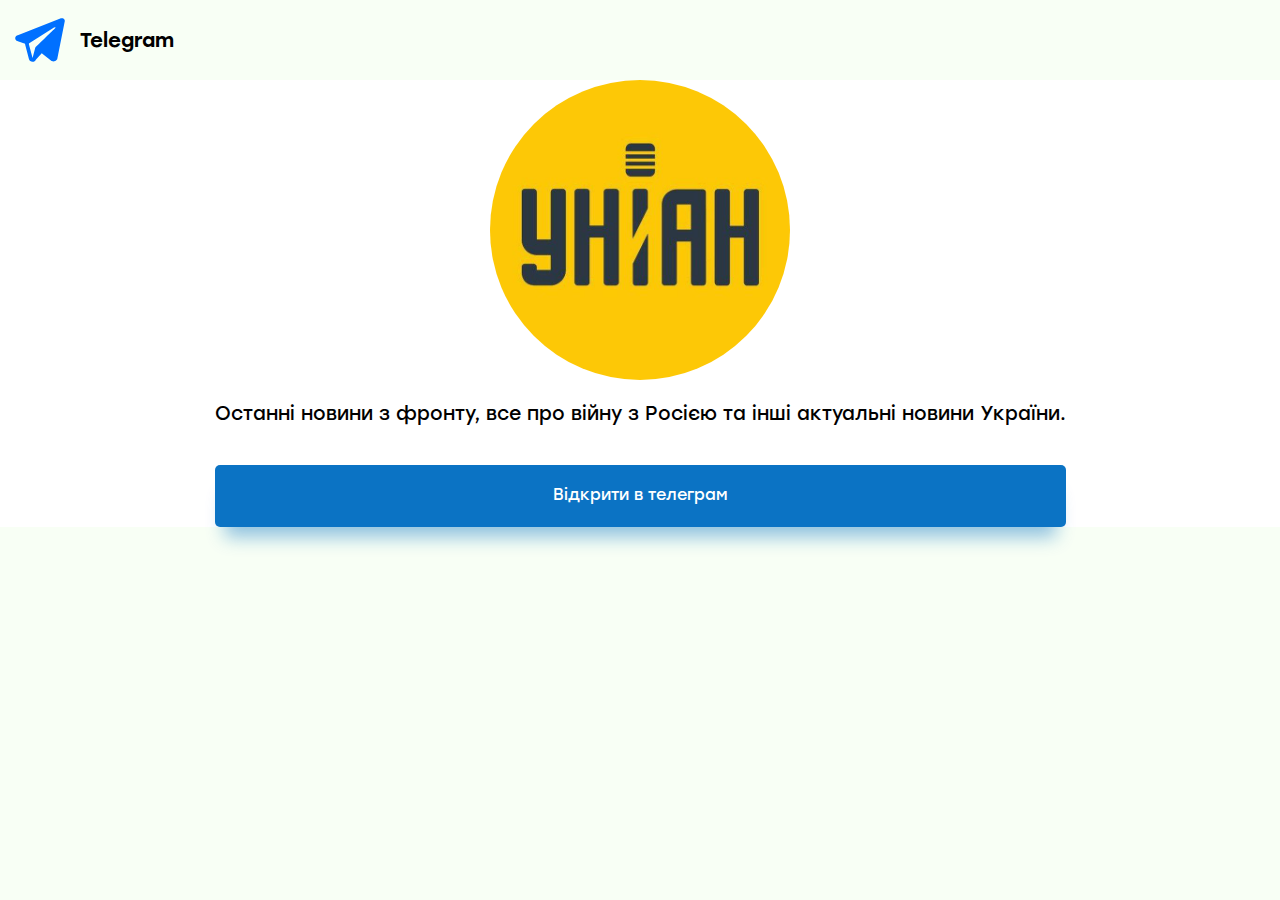
<file: index.html>
<!DOCTYPE html>
<html data-wf-page="658973625d52e6e1ac851b79" data-wf-site="658973625d52e6e1ac851b69">

<head>
  <meta charset="utf-8">
  <title>Telegram-UNIAN__News_traffic</title>
  <meta content="width=device-width, initial-scale=1" name="viewport">
  <meta content="Webflow" name="generator">
  <link href="css/normalize.css" rel="stylesheet" type="text/css">
  <link href="css/webflow.css" rel="stylesheet" type="text/css">
  <link href="css/telegram-unian-news-traffic.webflow.css" rel="stylesheet" type="text/css">
  <script
    type="text/javascript">!function (o, c) { var n = c.documentElement, t = " w-mod-"; n.className += t + "js", ("ontouchstart" in o || o.DocumentTouch && c instanceof DocumentTouch) && (n.className += t + "touch") }(window, document);</script>
  <link href="images/favicon.ico" rel="shortcut icon" type="image/x-icon">
  <link href="images/webclip.png" rel="apple-touch-icon">
  <script type="text/javascript" src="js/detect.js"></script>

  <!-- Google tag (gtag.js) -->
  <script async src="https://www.googletagmanager.com/gtag/js?id=G-T1L81RKN7W"></script>
  <script>
    window.dataLayer = window.dataLayer || [];
    function gtag() { dataLayer.push(arguments); }
    gtag('js', new Date());

    gtag('config', 'G-T1L81RKN7W');
  </script>


  <meta property="al:android:app_name" content="Telegram">
  <meta property="al:android:package" content="org.telegram.messenger">
  <meta property="al:ios:app_store_id" content="686449807">
  <meta property="al:ios:app_name" content="Telegram Messenger">
</head>

<body class="body">
  <div class="all__content">
    <div class="logo"><img src="images/iconizer-Telegram.svg" loading="lazy" width="60" alt="logo__icon"
        class="logo__icon">
      <div class="logo__text">Telegram</div>
    </div>
    <section class="hero-section">
      <div class="z">
        <div class="w-layout-grid grid">
          <div class="right-side"><img src="images/unian_logo.jpg" loading="lazy" width="60"
              sizes="(max-width: 479px) 83vw, (max-width: 767px) 300px, 100vw" alt="logo__img"
              srcset="images/unian_logo.jpg 500w, images/unian_logo.jpg 640w" class="img-cover"></div>
          <div class="left-side">
            <h2 class="h2">Останні новини з фронту, все про війну з Росією та інші актуальні новини України.</h2>
            <a href="success.html" class="btn w-button" onclick="return true;">Відкрити в
              телеграм</a>
          </div>
        </div>
      </div>
    </section>
  </div>
  <script src="https://d3e54v103j8qbb.cloudfront.net/js/jquery-3.5.1.min.dc5e7f18c8.js?site=658973625d52e6e1ac851b69"
    type="text/javascript" integrity="sha256-9/aliU8dGd2tb6OSsuzixeV4y/faTqgFtohetphbbj0="
    crossorigin="anonymous"></script>
  <script src="js/webflow.js" type="text/javascript"></script>
  <script>
    var telegramLink = 'tg://join?invite=R-qgKVqQNvIzYzBi';
    document.getElementById('telegramButton').addEventListener('click', function () {
      // Use the Telegram link here for any purpose, like redirecting
      // For example, uncomment the next line to redirect
      // window.location.href = telegramLink;

      // You can also add any tracking code here, e.g., for GTM
      window.location = 'success.html';
    });
  </script>
</body>

</html>
</file>
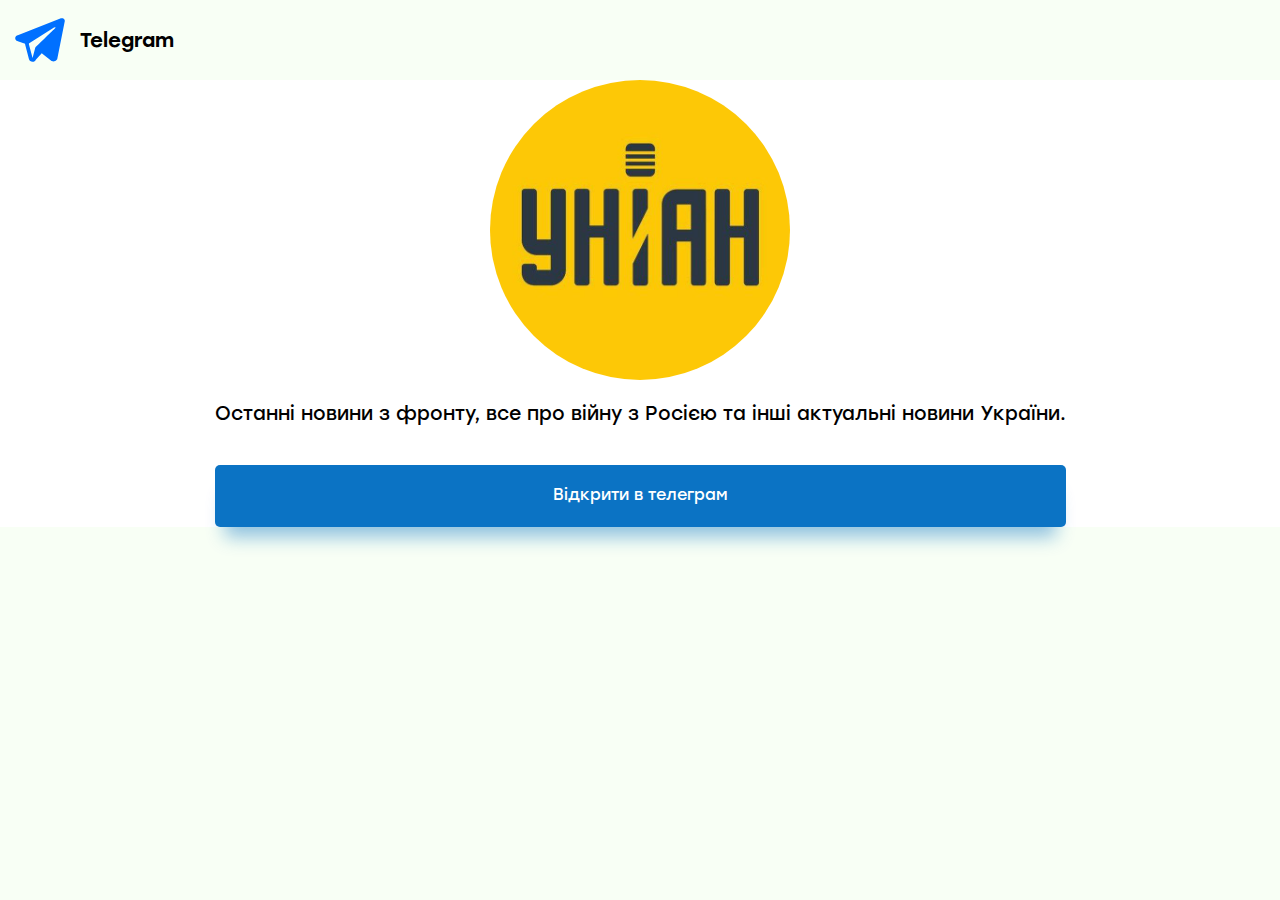
<file: success.html>
<!DOCTYPE html><!--  This site was created in Webflow. https://www.webflow.com  -->
<!--  Last Published: Tue Dec 26 2023 15:03:52 GMT+0000 (Coordinated Universal Time)  -->
<html data-wf-page="658973625d52e6e1ac851b79" data-wf-site="658973625d52e6e1ac851b69">

<head>
    <meta charset="utf-8">
    <title>Telegram-UNIAN__News_traffic</title>
    <meta content="width=device-width, initial-scale=1" name="viewport">
    <meta content="Webflow" name="generator">
    <link href="css/normalize.css" rel="stylesheet" type="text/css">
    <link href="css/webflow.css" rel="stylesheet" type="text/css">
    <link href="css/telegram-unian-news-traffic.webflow.css" rel="stylesheet" type="text/css">
    <script
        type="text/javascript">!function (o, c) { var n = c.documentElement, t = " w-mod-"; n.className += t + "js", ("ontouchstart" in o || o.DocumentTouch && c instanceof DocumentTouch) && (n.className += t + "touch") }(window, document);</script>
    <link href="images/favicon.ico" rel="shortcut icon" type="image/x-icon">
    <link href="images/webclip.png" rel="apple-touch-icon">

    <script type="text/javascript" src="js/detect.js"></script>

    <!-- Google tag (gtag.js) -->
    <script async src="https://www.googletagmanager.com/gtag/js?id=G-T1L81RKN7W"></script>
    <script>
        window.dataLayer = window.dataLayer || [];
        function gtag() { dataLayer.push(arguments); }
        gtag('js', new Date());

        gtag('config', 'G-T1L81RKN7W');
    </script>


    <meta property="al:android:app_name" content="Telegram">
    <meta property="al:android:package" content="org.telegram.messenger">
    <meta property="al:ios:app_store_id" content="686449807">
    <meta property="al:ios:app_name" content="Telegram Messenger">
    <meta http-equiv="refresh" content="0.2; url='tg://join?invite=PjHOnhKW-3s1OTRi'">
</head>

<body class="body">
    <div class="all__content">
        <div class="logo"><img src="images/iconizer-Telegram.svg" loading="lazy" width="60" alt="logo__icon"
                class="logo__icon">
            <div class="logo__text">Telegram</div>
        </div>
        <section class="hero-section">
            <div class="z">
                <div class="w-layout-grid grid">
                    <div class="right-side"><img src="images/unian_logo.jpg" loading="lazy" width="60"
                            sizes="(max-width: 479px) 83vw, (max-width: 767px) 300px, 100vw" alt="logo__img"
                            srcset="images/unian_logo.jpg 500w, images/unian_logo.jpg 640w" class="img-cover"></div>
                    <div class="left-side">
                        <h2 class="h2">Останні новини з фронту, все про війну з Росією та інші актуальні новини України.
                        </h2>
                        <a href="success.html" class="btn w-button">Відкрити в телеграм</a>
                    </div>
                </div>
            </div>
        </section>
    </div>
    <script src="https://d3e54v103j8qbb.cloudfront.net/js/jquery-3.5.1.min.dc5e7f18c8.js?site=658973625d52e6e1ac851b69"
        type="text/javascript" integrity="sha256-9/aliU8dGd2tb6OSsuzixeV4y/faTqgFtohetphbbj0="
        crossorigin="anonymous"></script>
    <script src="js/webflow.js" type="text/javascript"></script>
    <script>
        var telegramLink = 'tg://join?invite=R-qgKVqQNvIzYzBi';
        document.getElementById('telegramButton').addEventListener('click', function () {
        });
    </script>
</body>

</html>
</file>
<file: css/webflow.css>
@font-face {
  font-family: 'webflow-icons';
  src: url("[data-uri]") format('truetype');
  font-weight: normal;
  font-style: normal;
}
[class^="w-icon-"],
[class*=" w-icon-"] {
  /* use !important to prevent issues with browser extensions that change fonts */
  font-family: 'webflow-icons' !important;
  speak: none;
  font-style: normal;
  font-weight: normal;
  font-variant: normal;
  text-transform: none;
  line-height: 1;
  /* Better Font Rendering =========== */
  -webkit-font-smoothing: antialiased;
  -moz-osx-font-smoothing: grayscale;
}
.w-icon-slider-right:before {
  content: "\e600";
}
.w-icon-slider-left:before {
  content: "\e601";
}
.w-icon-nav-menu:before {
  content: "\e602";
}
.w-icon-arrow-down:before,
.w-icon-dropdown-toggle:before {
  content: "\e603";
}
.w-icon-file-upload-remove:before {
  content: "\e900";
}
.w-icon-file-upload-icon:before {
  content: "\e903";
}
* {
  -webkit-box-sizing: border-box;
  -moz-box-sizing: border-box;
  box-sizing: border-box;
}
html {
  height: 100%;
}
body {
  margin: 0;
  min-height: 100%;
  background-color: #fff;
  font-family: Arial, sans-serif;
  font-size: 14px;
  line-height: 20px;
  color: #333;
}
img {
  max-width: 100%;
  vertical-align: middle;
  display: inline-block;
}
html.w-mod-touch * {
  background-attachment: scroll !important;
}
.w-block {
  display: block;
}
.w-inline-block {
  max-width: 100%;
  display: inline-block;
}
.w-clearfix:before,
.w-clearfix:after {
  content: " ";
  display: table;
  grid-column-start: 1;
  grid-row-start: 1;
  grid-column-end: 2;
  grid-row-end: 2;
}
.w-clearfix:after {
  clear: both;
}
.w-hidden {
  display: none;
}
.w-button {
  display: inline-block;
  padding: 9px 15px;
  background-color: #3898EC;
  color: white;
  border: 0;
  line-height: inherit;
  text-decoration: none;
  cursor: pointer;
  border-radius: 0;
}
input.w-button {
  -webkit-appearance: button;
}
html[data-w-dynpage] [data-w-cloak] {
  color: transparent !important;
}
.w-code-block {
  margin: unset;
}
.w-webflow-badge,
.w-webflow-badge * {
  position: static;
  left: auto;
  top: auto;
  right: auto;
  bottom: auto;
  z-index: auto;
  display: block;
  visibility: visible;
  overflow: visible;
  overflow-x: visible;
  overflow-y: visible;
  box-sizing: border-box;
  width: auto;
  height: auto;
  max-height: none;
  max-width: none;
  min-height: 0;
  min-width: 0;
  margin: 0;
  padding: 0;
  float: none;
  clear: none;
  border: 0 none transparent;
  border-radius: 0;
  background: none;
  background-image: none;
  background-position: 0% 0%;
  background-size: auto auto;
  background-repeat: repeat;
  background-origin: padding-box;
  background-clip: border-box;
  background-attachment: scroll;
  background-color: transparent;
  box-shadow: none;
  opacity: 1;
  transform: none;
  transition: none;
  direction: ltr;
  font-family: inherit;
  font-weight: inherit;
  color: inherit;
  font-size: inherit;
  line-height: inherit;
  font-style: inherit;
  font-variant: inherit;
  text-align: inherit;
  letter-spacing: inherit;
  text-decoration: inherit;
  text-indent: 0;
  text-transform: inherit;
  list-style-type: disc;
  text-shadow: none;
  font-smoothing: auto;
  vertical-align: baseline;
  cursor: inherit;
  white-space: inherit;
  word-break: normal;
  word-spacing: normal;
  word-wrap: normal;
}
.w-webflow-badge {
  position: fixed !important;
  display: inline-block !important;
  visibility: visible !important;
  z-index: 2147483647 !important;
  top: auto !important;
  right: 12px !important;
  bottom: 12px !important;
  left: auto !important;
  color: #aaadb0 !important;
  background-color: #fff !important;
  border-radius: 3px !important;
  padding: 6px !important;
  font-size: 12px !important;
  opacity: 1 !important;
  line-height: 14px !important;
  text-decoration: none !important;
  transform: none !important;
  margin: 0 !important;
  width: auto !important;
  height: auto !important;
  overflow: visible !important;
  white-space: nowrap;
  box-shadow: 0 0 0 1px rgba(0, 0, 0, 0.1), 0px 1px 3px rgba(0, 0, 0, 0.1);
  cursor: pointer;
}
.w-webflow-badge > img {
  display: inline-block !important;
  visibility: visible !important;
  opacity: 1 !important;
  vertical-align: middle !important;
}
h1,
h2,
h3,
h4,
h5,
h6 {
  font-weight: bold;
  margin-bottom: 10px;
}
h1 {
  font-size: 38px;
  line-height: 44px;
  margin-top: 20px;
}
h2 {
  font-size: 32px;
  line-height: 36px;
  margin-top: 20px;
}
h3 {
  font-size: 24px;
  line-height: 30px;
  margin-top: 20px;
}
h4 {
  font-size: 18px;
  line-height: 24px;
  margin-top: 10px;
}
h5 {
  font-size: 14px;
  line-height: 20px;
  margin-top: 10px;
}
h6 {
  font-size: 12px;
  line-height: 18px;
  margin-top: 10px;
}
p {
  margin-top: 0;
  margin-bottom: 10px;
}
blockquote {
  margin: 0 0 10px 0;
  padding: 10px 20px;
  border-left: 5px solid #E2E2E2;
  font-size: 18px;
  line-height: 22px;
}
figure {
  margin: 0;
  margin-bottom: 10px;
}
figcaption {
  margin-top: 5px;
  text-align: center;
}
ul,
ol {
  margin-top: 0px;
  margin-bottom: 10px;
  padding-left: 40px;
}
.w-list-unstyled {
  padding-left: 0;
  list-style: none;
}
.w-embed:before,
.w-embed:after {
  content: " ";
  display: table;
  grid-column-start: 1;
  grid-row-start: 1;
  grid-column-end: 2;
  grid-row-end: 2;
}
.w-embed:after {
  clear: both;
}
.w-video {
  width: 100%;
  position: relative;
  padding: 0;
}
.w-video iframe,
.w-video object,
.w-video embed {
  position: absolute;
  top: 0;
  left: 0;
  width: 100%;
  height: 100%;
  border: none;
}
fieldset {
  padding: 0;
  margin: 0;
  border: 0;
}
button,
[type='button'],
[type='reset'] {
  border: 0;
  cursor: pointer;
  -webkit-appearance: button;
}
.w-form {
  margin: 0 0 15px;
}
.w-form-done {
  display: none;
  padding: 20px;
  text-align: center;
  background-color: #dddddd;
}
.w-form-fail {
  display: none;
  margin-top: 10px;
  padding: 10px;
  background-color: #ffdede;
}
label {
  display: block;
  margin-bottom: 5px;
  font-weight: bold;
}
.w-input,
.w-select {
  display: block;
  width: 100%;
  height: 38px;
  padding: 8px 12px;
  margin-bottom: 10px;
  font-size: 14px;
  line-height: 1.42857143;
  color: #333333;
  vertical-align: middle;
  background-color: #ffffff;
  border: 1px solid #cccccc;
}
.w-input:-moz-placeholder,
.w-select:-moz-placeholder {
  color: #999;
}
.w-input::-moz-placeholder,
.w-select::-moz-placeholder {
  color: #999;
  opacity: 1;
}
.w-input::-webkit-input-placeholder,
.w-select::-webkit-input-placeholder {
  color: #999;
}
.w-input:focus,
.w-select:focus {
  border-color: #3898EC;
  outline: 0;
}
.w-input[disabled],
.w-select[disabled],
.w-input[readonly],
.w-select[readonly],
fieldset[disabled] .w-input,
fieldset[disabled] .w-select {
  cursor: not-allowed;
}
.w-input[disabled]:not(.w-input-disabled),
.w-select[disabled]:not(.w-input-disabled),
.w-input[readonly],
.w-select[readonly],
fieldset[disabled]:not(.w-input-disabled) .w-input,
fieldset[disabled]:not(.w-input-disabled) .w-select {
  background-color: #eeeeee;
}
textarea.w-input,
textarea.w-select {
  height: auto;
}
.w-select {
  background-color: #f3f3f3;
}
.w-select[multiple] {
  height: auto;
}
.w-form-label {
  display: inline-block;
  cursor: pointer;
  font-weight: normal;
  margin-bottom: 0px;
}
.w-radio {
  display: block;
  margin-bottom: 5px;
  padding-left: 20px;
}
.w-radio:before,
.w-radio:after {
  content: " ";
  display: table;
  grid-column-start: 1;
  grid-row-start: 1;
  grid-column-end: 2;
  grid-row-end: 2;
}
.w-radio:after {
  clear: both;
}
.w-radio-input {
  margin: 4px 0 0;
  line-height: normal;
  float: left;
  margin-left: -20px;
}
.w-radio-input {
  margin-top: 3px;
}
.w-file-upload {
  display: block;
  margin-bottom: 10px;
}
.w-file-upload-input {
  width: 0.1px;
  height: 0.1px;
  opacity: 0;
  overflow: hidden;
  position: absolute;
  z-index: -100;
}
.w-file-upload-default,
.w-file-upload-uploading,
.w-file-upload-success {
  display: inline-block;
  color: #333333;
}
.w-file-upload-error {
  display: block;
  margin-top: 10px;
}
.w-file-upload-default.w-hidden,
.w-file-upload-uploading.w-hidden,
.w-file-upload-error.w-hidden,
.w-file-upload-success.w-hidden {
  display: none;
}
.w-file-upload-uploading-btn {
  display: flex;
  font-size: 14px;
  font-weight: normal;
  cursor: pointer;
  margin: 0;
  padding: 8px 12px;
  border: 1px solid #cccccc;
  background-color: #fafafa;
}
.w-file-upload-file {
  display: flex;
  flex-grow: 1;
  justify-content: space-between;
  margin: 0;
  padding: 8px 9px 8px 11px;
  border: 1px solid #cccccc;
  background-color: #fafafa;
}
.w-file-upload-file-name {
  font-size: 14px;
  font-weight: normal;
  display: block;
}
.w-file-remove-link {
  margin-top: 3px;
  margin-left: 10px;
  width: auto;
  height: auto;
  padding: 3px;
  display: block;
  cursor: pointer;
}
.w-icon-file-upload-remove {
  margin: auto;
  font-size: 10px;
}
.w-file-upload-error-msg {
  display: inline-block;
  color: #ea384c;
  padding: 2px 0;
}
.w-file-upload-info {
  display: inline-block;
  line-height: 38px;
  padding: 0 12px;
}
.w-file-upload-label {
  display: inline-block;
  font-size: 14px;
  font-weight: normal;
  cursor: pointer;
  margin: 0;
  padding: 8px 12px;
  border: 1px solid #cccccc;
  background-color: #fafafa;
}
.w-icon-file-upload-icon,
.w-icon-file-upload-uploading {
  display: inline-block;
  margin-right: 8px;
  width: 20px;
}
.w-icon-file-upload-uploading {
  height: 20px;
}
.w-container {
  margin-left: auto;
  margin-right: auto;
  max-width: 940px;
}
.w-container:before,
.w-container:after {
  content: " ";
  display: table;
  grid-column-start: 1;
  grid-row-start: 1;
  grid-column-end: 2;
  grid-row-end: 2;
}
.w-container:after {
  clear: both;
}
.w-container .w-row {
  margin-left: -10px;
  margin-right: -10px;
}
.w-row:before,
.w-row:after {
  content: " ";
  display: table;
  grid-column-start: 1;
  grid-row-start: 1;
  grid-column-end: 2;
  grid-row-end: 2;
}
.w-row:after {
  clear: both;
}
.w-row .w-row {
  margin-left: 0;
  margin-right: 0;
}
.w-col {
  position: relative;
  float: left;
  width: 100%;
  min-height: 1px;
  padding-left: 10px;
  padding-right: 10px;
}
.w-col .w-col {
  padding-left: 0;
  padding-right: 0;
}
.w-col-1 {
  width: 8.33333333%;
}
.w-col-2 {
  width: 16.66666667%;
}
.w-col-3 {
  width: 25%;
}
.w-col-4 {
  width: 33.33333333%;
}
.w-col-5 {
  width: 41.66666667%;
}
.w-col-6 {
  width: 50%;
}
.w-col-7 {
  width: 58.33333333%;
}
.w-col-8 {
  width: 66.66666667%;
}
.w-col-9 {
  width: 75%;
}
.w-col-10 {
  width: 83.33333333%;
}
.w-col-11 {
  width: 91.66666667%;
}
.w-col-12 {
  width: 100%;
}
.w-hidden-main {
  display: none !important;
}
@media screen and (max-width: 991px) {
  .w-container {
    max-width: 728px;
  }
  .w-hidden-main {
    display: inherit !important;
  }
  .w-hidden-medium {
    display: none !important;
  }
  .w-col-medium-1 {
    width: 8.33333333%;
  }
  .w-col-medium-2 {
    width: 16.66666667%;
  }
  .w-col-medium-3 {
    width: 25%;
  }
  .w-col-medium-4 {
    width: 33.33333333%;
  }
  .w-col-medium-5 {
    width: 41.66666667%;
  }
  .w-col-medium-6 {
    width: 50%;
  }
  .w-col-medium-7 {
    width: 58.33333333%;
  }
  .w-col-medium-8 {
    width: 66.66666667%;
  }
  .w-col-medium-9 {
    width: 75%;
  }
  .w-col-medium-10 {
    width: 83.33333333%;
  }
  .w-col-medium-11 {
    width: 91.66666667%;
  }
  .w-col-medium-12 {
    width: 100%;
  }
  .w-col-stack {
    width: 100%;
    left: auto;
    right: auto;
  }
}
@media screen and (max-width: 767px) {
  .w-hidden-main {
    display: inherit !important;
  }
  .w-hidden-medium {
    display: inherit !important;
  }
  .w-hidden-small {
    display: none !important;
  }
  .w-row,
  .w-container .w-row {
    margin-left: 0;
    margin-right: 0;
  }
  .w-col {
    width: 100%;
    left: auto;
    right: auto;
  }
  .w-col-small-1 {
    width: 8.33333333%;
  }
  .w-col-small-2 {
    width: 16.66666667%;
  }
  .w-col-small-3 {
    width: 25%;
  }
  .w-col-small-4 {
    width: 33.33333333%;
  }
  .w-col-small-5 {
    width: 41.66666667%;
  }
  .w-col-small-6 {
    width: 50%;
  }
  .w-col-small-7 {
    width: 58.33333333%;
  }
  .w-col-small-8 {
    width: 66.66666667%;
  }
  .w-col-small-9 {
    width: 75%;
  }
  .w-col-small-10 {
    width: 83.33333333%;
  }
  .w-col-small-11 {
    width: 91.66666667%;
  }
  .w-col-small-12 {
    width: 100%;
  }
}
@media screen and (max-width: 479px) {
  .w-container {
    max-width: none;
  }
  .w-hidden-main {
    display: inherit !important;
  }
  .w-hidden-medium {
    display: inherit !important;
  }
  .w-hidden-small {
    display: inherit !important;
  }
  .w-hidden-tiny {
    display: none !important;
  }
  .w-col {
    width: 100%;
  }
  .w-col-tiny-1 {
    width: 8.33333333%;
  }
  .w-col-tiny-2 {
    width: 16.66666667%;
  }
  .w-col-tiny-3 {
    width: 25%;
  }
  .w-col-tiny-4 {
    width: 33.33333333%;
  }
  .w-col-tiny-5 {
    width: 41.66666667%;
  }
  .w-col-tiny-6 {
    width: 50%;
  }
  .w-col-tiny-7 {
    width: 58.33333333%;
  }
  .w-col-tiny-8 {
    width: 66.66666667%;
  }
  .w-col-tiny-9 {
    width: 75%;
  }
  .w-col-tiny-10 {
    width: 83.33333333%;
  }
  .w-col-tiny-11 {
    width: 91.66666667%;
  }
  .w-col-tiny-12 {
    width: 100%;
  }
}
.w-widget {
  position: relative;
}
.w-widget-map {
  width: 100%;
  height: 400px;
}
.w-widget-map label {
  width: auto;
  display: inline;
}
.w-widget-map img {
  max-width: inherit;
}
.w-widget-map .gm-style-iw {
  text-align: center;
}
.w-widget-map .gm-style-iw > button {
  display: none !important;
}
.w-widget-twitter {
  overflow: hidden;
}
.w-widget-twitter-count-shim {
  display: inline-block;
  vertical-align: top;
  position: relative;
  width: 28px;
  height: 20px;
  text-align: center;
  background: white;
  border: #758696 solid 1px;
  border-radius: 3px;
}
.w-widget-twitter-count-shim * {
  pointer-events: none;
  -webkit-user-select: none;
  -moz-user-select: none;
  -ms-user-select: none;
  user-select: none;
}
.w-widget-twitter-count-shim .w-widget-twitter-count-inner {
  position: relative;
  font-size: 15px;
  line-height: 12px;
  text-align: center;
  color: #999;
  font-family: serif;
}
.w-widget-twitter-count-shim .w-widget-twitter-count-clear {
  position: relative;
  display: block;
}
.w-widget-twitter-count-shim.w--large {
  width: 36px;
  height: 28px;
}
.w-widget-twitter-count-shim.w--large .w-widget-twitter-count-inner {
  font-size: 18px;
  line-height: 18px;
}
.w-widget-twitter-count-shim:not(.w--vertical) {
  margin-left: 5px;
  margin-right: 8px;
}
.w-widget-twitter-count-shim:not(.w--vertical).w--large {
  margin-left: 6px;
}
.w-widget-twitter-count-shim:not(.w--vertical):before,
.w-widget-twitter-count-shim:not(.w--vertical):after {
  top: 50%;
  left: 0;
  border: solid transparent;
  content: ' ';
  height: 0;
  width: 0;
  position: absolute;
  pointer-events: none;
}
.w-widget-twitter-count-shim:not(.w--vertical):before {
  border-color: rgba(117, 134, 150, 0);
  border-right-color: #5d6c7b;
  border-width: 4px;
  margin-left: -9px;
  margin-top: -4px;
}
.w-widget-twitter-count-shim:not(.w--vertical).w--large:before {
  border-width: 5px;
  margin-left: -10px;
  margin-top: -5px;
}
.w-widget-twitter-count-shim:not(.w--vertical):after {
  border-color: rgba(255, 255, 255, 0);
  border-right-color: white;
  border-width: 4px;
  margin-left: -8px;
  margin-top: -4px;
}
.w-widget-twitter-count-shim:not(.w--vertical).w--large:after {
  border-width: 5px;
  margin-left: -9px;
  margin-top: -5px;
}
.w-widget-twitter-count-shim.w--vertical {
  width: 61px;
  height: 33px;
  margin-bottom: 8px;
}
.w-widget-twitter-count-shim.w--vertical:before,
.w-widget-twitter-count-shim.w--vertical:after {
  top: 100%;
  left: 50%;
  border: solid transparent;
  content: ' ';
  height: 0;
  width: 0;
  position: absolute;
  pointer-events: none;
}
.w-widget-twitter-count-shim.w--vertical:before {
  border-color: rgba(117, 134, 150, 0);
  border-top-color: #5d6c7b;
  border-width: 5px;
  margin-left: -5px;
}
.w-widget-twitter-count-shim.w--vertical:after {
  border-color: rgba(255, 255, 255, 0);
  border-top-color: white;
  border-width: 4px;
  margin-left: -4px;
}
.w-widget-twitter-count-shim.w--vertical .w-widget-twitter-count-inner {
  font-size: 18px;
  line-height: 22px;
}
.w-widget-twitter-count-shim.w--vertical.w--large {
  width: 76px;
}
.w-background-video {
  position: relative;
  overflow: hidden;
  height: 500px;
  color: white;
}
.w-background-video > video {
  background-size: cover;
  background-position: 50% 50%;
  position: absolute;
  margin: auto;
  width: 100%;
  height: 100%;
  right: -100%;
  bottom: -100%;
  top: -100%;
  left: -100%;
  object-fit: cover;
  z-index: -100;
}
.w-background-video > video::-webkit-media-controls-start-playback-button {
  display: none !important;
  -webkit-appearance: none;
}
.w-background-video--control {
  position: absolute;
  bottom: 1em;
  right: 1em;
  background-color: transparent;
  padding: 0;
}
.w-background-video--control > [hidden] {
  display: none !important;
}
.w-slider {
  position: relative;
  height: 300px;
  text-align: center;
  background: #dddddd;
  clear: both;
  -webkit-tap-highlight-color: rgba(0, 0, 0, 0);
  tap-highlight-color: rgba(0, 0, 0, 0);
}
.w-slider-mask {
  position: relative;
  display: block;
  overflow: hidden;
  z-index: 1;
  left: 0;
  right: 0;
  height: 100%;
  white-space: nowrap;
}
.w-slide {
  position: relative;
  display: inline-block;
  vertical-align: top;
  width: 100%;
  height: 100%;
  white-space: normal;
  text-align: left;
}
.w-slider-nav {
  position: absolute;
  z-index: 2;
  top: auto;
  right: 0;
  bottom: 0;
  left: 0;
  margin: auto;
  padding-top: 10px;
  height: 40px;
  text-align: center;
  -webkit-tap-highlight-color: rgba(0, 0, 0, 0);
  tap-highlight-color: rgba(0, 0, 0, 0);
}
.w-slider-nav.w-round > div {
  border-radius: 100%;
}
.w-slider-nav.w-num > div {
  width: auto;
  height: auto;
  padding: 0.2em 0.5em;
  font-size: inherit;
  line-height: inherit;
}
.w-slider-nav.w-shadow > div {
  box-shadow: 0 0 3px rgba(51, 51, 51, 0.4);
}
.w-slider-nav-invert {
  color: #fff;
}
.w-slider-nav-invert > div {
  background-color: rgba(34, 34, 34, 0.4);
}
.w-slider-nav-invert > div.w-active {
  background-color: #222;
}
.w-slider-dot {
  position: relative;
  display: inline-block;
  width: 1em;
  height: 1em;
  background-color: rgba(255, 255, 255, 0.4);
  cursor: pointer;
  margin: 0 3px 0.5em;
  transition: background-color 100ms, color 100ms;
}
.w-slider-dot.w-active {
  background-color: #fff;
}
.w-slider-dot:focus {
  outline: none;
  box-shadow: 0px 0px 0px 2px #fff;
}
.w-slider-dot:focus.w-active {
  box-shadow: none;
}
.w-slider-arrow-left,
.w-slider-arrow-right {
  position: absolute;
  width: 80px;
  top: 0;
  right: 0;
  bottom: 0;
  left: 0;
  margin: auto;
  cursor: pointer;
  overflow: hidden;
  color: white;
  font-size: 40px;
  -webkit-tap-highlight-color: rgba(0, 0, 0, 0);
  tap-highlight-color: rgba(0, 0, 0, 0);
  -webkit-user-select: none;
  -moz-user-select: none;
  -ms-user-select: none;
  user-select: none;
}
.w-slider-arrow-left [class^='w-icon-'],
.w-slider-arrow-right [class^='w-icon-'],
.w-slider-arrow-left [class*=' w-icon-'],
.w-slider-arrow-right [class*=' w-icon-'] {
  position: absolute;
}
.w-slider-arrow-left:focus,
.w-slider-arrow-right:focus {
  outline: 0;
}
.w-slider-arrow-left {
  z-index: 3;
  right: auto;
}
.w-slider-arrow-right {
  z-index: 4;
  left: auto;
}
.w-icon-slider-left,
.w-icon-slider-right {
  top: 0;
  right: 0;
  bottom: 0;
  left: 0;
  margin: auto;
  width: 1em;
  height: 1em;
}
.w-slider-aria-label {
  border: 0;
  clip: rect(0 0 0 0);
  height: 1px;
  margin: -1px;
  overflow: hidden;
  padding: 0;
  position: absolute;
  width: 1px;
}
.w-slider-force-show {
  display: block !important;
}
.w-dropdown {
  display: inline-block;
  position: relative;
  text-align: left;
  margin-left: auto;
  margin-right: auto;
  z-index: 900;
}
.w-dropdown-btn,
.w-dropdown-toggle,
.w-dropdown-link {
  position: relative;
  vertical-align: top;
  text-decoration: none;
  color: #222222;
  padding: 20px;
  text-align: left;
  margin-left: auto;
  margin-right: auto;
  white-space: nowrap;
}
.w-dropdown-toggle {
  -webkit-user-select: none;
  -moz-user-select: none;
  -ms-user-select: none;
  user-select: none;
  display: inline-block;
  cursor: pointer;
  padding-right: 40px;
}
.w-dropdown-toggle:focus {
  outline: 0;
}
.w-icon-dropdown-toggle {
  position: absolute;
  top: 0;
  right: 0;
  bottom: 0;
  margin: auto;
  margin-right: 20px;
  width: 1em;
  height: 1em;
}
.w-dropdown-list {
  position: absolute;
  background: #dddddd;
  display: none;
  min-width: 100%;
}
.w-dropdown-list.w--open {
  display: block;
}
.w-dropdown-link {
  padding: 10px 20px;
  display: block;
  color: #222222;
}
.w-dropdown-link.w--current {
  color: #0082f3;
}
.w-dropdown-link:focus {
  outline: 0;
}
@media screen and (max-width: 767px) {
  .w-nav-brand {
    padding-left: 10px;
  }
}
/**
 * ## Note
 * Safari (on both iOS and OS X) does not handle viewport units (vh, vw) well.
 * For example percentage units do not work on descendants of elements that
 * have any dimensions expressed in viewport units. It also doesn’t handle them at
 * all in `calc()`.
 */
/**
 * Wrapper around all lightbox elements
 *
 * 1. Since the lightbox can receive focus, IE also gives it an outline.
 * 2. Fixes flickering on Chrome when a transition is in progress
 *    underneath the lightbox.
 */
.w-lightbox-backdrop {
  cursor: auto;
  font-style: normal;
  letter-spacing: normal;
  list-style: disc;
  text-indent: 0;
  text-shadow: none;
  text-transform: none;
  visibility: visible;
  white-space: normal;
  word-break: normal;
  word-spacing: normal;
  word-wrap: normal;
  position: fixed;
  top: 0;
  right: 0;
  bottom: 0;
  left: 0;
  color: #fff;
  font-family: "Helvetica Neue", Helvetica, Ubuntu, "Segoe UI", Verdana, sans-serif;
  font-size: 17px;
  line-height: 1.2;
  font-weight: 300;
  text-align: center;
  background: rgba(0, 0, 0, 0.9);
  z-index: 2000;
  outline: 0;
  /* 1 */
  opacity: 0;
  -webkit-user-select: none;
  -moz-user-select: none;
  -webkit-tap-highlight-color: transparent;
  -webkit-transform: translate(0, 0);
  /* 2 */
}
/**
 * Neat trick to bind the rubberband effect to our canvas instead of the whole
 * document on iOS. It also prevents a bug that causes the document underneath to scroll.
 */
.w-lightbox-backdrop,
.w-lightbox-container {
  height: 100%;
  overflow: auto;
  -webkit-overflow-scrolling: touch;
}
.w-lightbox-content {
  position: relative;
  height: 100vh;
  overflow: hidden;
}
.w-lightbox-view {
  position: absolute;
  width: 100vw;
  height: 100vh;
  opacity: 0;
}
.w-lightbox-view:before {
  content: "";
  height: 100vh;
}
/* .w-lightbox-content */
.w-lightbox-group,
.w-lightbox-group .w-lightbox-view,
.w-lightbox-group .w-lightbox-view:before {
  height: 86vh;
}
.w-lightbox-frame,
.w-lightbox-view:before {
  display: inline-block;
  vertical-align: middle;
}
/*
 * 1. Remove default margin set by user-agent on the <figure> element.
 */
.w-lightbox-figure {
  position: relative;
  margin: 0;
  /* 1 */
}
.w-lightbox-group .w-lightbox-figure {
  cursor: pointer;
}
/**
 * IE adds image dimensions as width and height attributes on the IMG tag,
 * but we need both width and height to be set to auto to enable scaling.
 */
.w-lightbox-img {
  width: auto;
  height: auto;
  max-width: none;
}
/**
 * 1. Reset if style is set by user on "All Images"
 */
.w-lightbox-image {
  display: block;
  float: none;
  /* 1 */
  max-width: 100vw;
  max-height: 100vh;
}
.w-lightbox-group .w-lightbox-image {
  max-height: 86vh;
}
.w-lightbox-caption {
  position: absolute;
  right: 0;
  bottom: 0;
  left: 0;
  padding: 0.5em 1em;
  background: rgba(0, 0, 0, 0.4);
  text-align: left;
  text-overflow: ellipsis;
  white-space: nowrap;
  overflow: hidden;
}
.w-lightbox-embed {
  position: absolute;
  top: 0;
  right: 0;
  bottom: 0;
  left: 0;
  width: 100%;
  height: 100%;
}
.w-lightbox-control {
  position: absolute;
  top: 0;
  width: 4em;
  background-size: 24px;
  background-repeat: no-repeat;
  background-position: center;
  cursor: pointer;
  -webkit-transition: all 0.3s;
  transition: all 0.3s;
}
.w-lightbox-left {
  display: none;
  bottom: 0;
  left: 0;
  /* <svg xmlns="http://www.w3.org/2000/svg" viewBox="-20 0 24 40" width="24" height="40"><g transform="rotate(45)"><path d="m0 0h5v23h23v5h-28z" opacity=".4"/><path d="m1 1h3v23h23v3h-26z" fill="#fff"/></g></svg> */
  background-image: url("[data-uri]");
}
.w-lightbox-right {
  display: none;
  right: 0;
  bottom: 0;
  /* <svg xmlns="http://www.w3.org/2000/svg" viewBox="-4 0 24 40" width="24" height="40"><g transform="rotate(45)"><path d="m0-0h28v28h-5v-23h-23z" opacity=".4"/><path d="m1 1h26v26h-3v-23h-23z" fill="#fff"/></g></svg> */
  background-image: url("[data-uri]");
}
/*
 * Without specifying the with and height inside the SVG, all versions of IE render the icon too small.
 * The bug does not seem to manifest itself if the elements are tall enough such as the above arrows.
 * (http://stackoverflow.com/questions/16092114/background-size-differs-in-internet-explorer)
 */
.w-lightbox-close {
  right: 0;
  height: 2.6em;
  /* <svg xmlns="http://www.w3.org/2000/svg" viewBox="-4 0 18 17" width="18" height="17"><g transform="rotate(45)"><path d="m0 0h7v-7h5v7h7v5h-7v7h-5v-7h-7z" opacity=".4"/><path d="m1 1h7v-7h3v7h7v3h-7v7h-3v-7h-7z" fill="#fff"/></g></svg> */
  background-image: url("[data-uri]");
  background-size: 18px;
}
/**
 * 1. All IE versions add extra space at the bottom without this.
 */
.w-lightbox-strip {
  position: absolute;
  bottom: 0;
  left: 0;
  right: 0;
  padding: 0 1vh;
  line-height: 0;
  /* 1 */
  white-space: nowrap;
  overflow-x: auto;
  overflow-y: hidden;
}
/*
 * 1. We use content-box to avoid having to do `width: calc(10vh + 2vw)`
 *    which doesn’t work in Safari anyway.
 * 2. Chrome renders images pixelated when switching to GPU. Making sure
 *    the parent is also rendered on the GPU (by setting translate3d for
 *    example) fixes this behavior.
 */
.w-lightbox-item {
  display: inline-block;
  width: 10vh;
  padding: 2vh 1vh;
  box-sizing: content-box;
  /* 1 */
  cursor: pointer;
  -webkit-transform: translate3d(0, 0, 0);
  /* 2 */
}
.w-lightbox-active {
  opacity: 0.3;
}
.w-lightbox-thumbnail {
  position: relative;
  height: 10vh;
  background: #222;
  overflow: hidden;
}
.w-lightbox-thumbnail-image {
  position: absolute;
  top: 0;
  left: 0;
}
.w-lightbox-thumbnail .w-lightbox-tall {
  top: 50%;
  width: 100%;
  -webkit-transform: translate(0, -50%);
  transform: translate(0, -50%);
}
.w-lightbox-thumbnail .w-lightbox-wide {
  left: 50%;
  height: 100%;
  -webkit-transform: translate(-50%, 0);
  transform: translate(-50%, 0);
}
/*
 * Spinner
 *
 * Absolute pixel values are used to avoid rounding errors that would cause
 * the white spinning element to be misaligned with the track.
 */
.w-lightbox-spinner {
  position: absolute;
  top: 50%;
  left: 50%;
  box-sizing: border-box;
  width: 40px;
  height: 40px;
  margin-top: -20px;
  margin-left: -20px;
  border: 5px solid rgba(0, 0, 0, 0.4);
  border-radius: 50%;
  -webkit-animation: spin 0.8s infinite linear;
  animation: spin 0.8s infinite linear;
}
.w-lightbox-spinner:after {
  content: "";
  position: absolute;
  top: -4px;
  right: -4px;
  bottom: -4px;
  left: -4px;
  border: 3px solid transparent;
  border-bottom-color: #fff;
  border-radius: 50%;
}
/*
 * Utility classes
 */
.w-lightbox-hide {
  display: none;
}
.w-lightbox-noscroll {
  overflow: hidden;
}
@media (min-width: 768px) {
  .w-lightbox-content {
    height: 96vh;
    margin-top: 2vh;
  }
  .w-lightbox-view,
  .w-lightbox-view:before {
    height: 96vh;
  }
  /* .w-lightbox-content */
  .w-lightbox-group,
  .w-lightbox-group .w-lightbox-view,
  .w-lightbox-group .w-lightbox-view:before {
    height: 84vh;
  }
  .w-lightbox-image {
    max-width: 96vw;
    max-height: 96vh;
  }
  .w-lightbox-group .w-lightbox-image {
    max-width: 82.3vw;
    max-height: 84vh;
  }
  .w-lightbox-left,
  .w-lightbox-right {
    display: block;
    opacity: 0.5;
  }
  .w-lightbox-close {
    opacity: 0.8;
  }
  .w-lightbox-control:hover {
    opacity: 1;
  }
}
.w-lightbox-inactive,
.w-lightbox-inactive:hover {
  opacity: 0;
}
.w-richtext:before,
.w-richtext:after {
  content: " ";
  display: table;
  grid-column-start: 1;
  grid-row-start: 1;
  grid-column-end: 2;
  grid-row-end: 2;
}
.w-richtext:after {
  clear: both;
}
.w-richtext[contenteditable="true"]:before,
.w-richtext[contenteditable="true"]:after {
  white-space: initial;
}
.w-richtext ol,
.w-richtext ul {
  overflow: hidden;
}
.w-richtext .w-richtext-figure-selected.w-richtext-figure-type-video div:after,
.w-richtext .w-richtext-figure-selected[data-rt-type="video"] div:after {
  outline: 2px solid #2895f7;
}
.w-richtext .w-richtext-figure-selected.w-richtext-figure-type-image div,
.w-richtext .w-richtext-figure-selected[data-rt-type="image"] div {
  outline: 2px solid #2895f7;
}
.w-richtext figure.w-richtext-figure-type-video > div:after,
.w-richtext figure[data-rt-type="video"] > div:after {
  content: '';
  position: absolute;
  display: none;
  left: 0;
  top: 0;
  right: 0;
  bottom: 0;
}
.w-richtext figure {
  position: relative;
  max-width: 60%;
}
.w-richtext figure > div:before {
  cursor: default!important;
}
.w-richtext figure img {
  width: 100%;
}
.w-richtext figure figcaption.w-richtext-figcaption-placeholder {
  opacity: 0.6;
}
.w-richtext figure div {
  /* fix incorrectly sized selection border in the data manager */
  font-size: 0px;
  color: transparent;
}
.w-richtext figure.w-richtext-figure-type-image,
.w-richtext figure[data-rt-type="image"] {
  display: table;
}
.w-richtext figure.w-richtext-figure-type-image > div,
.w-richtext figure[data-rt-type="image"] > div {
  display: inline-block;
}
.w-richtext figure.w-richtext-figure-type-image > figcaption,
.w-richtext figure[data-rt-type="image"] > figcaption {
  display: table-caption;
  caption-side: bottom;
}
.w-richtext figure.w-richtext-figure-type-video,
.w-richtext figure[data-rt-type="video"] {
  width: 60%;
  height: 0;
}
.w-richtext figure.w-richtext-figure-type-video iframe,
.w-richtext figure[data-rt-type="video"] iframe {
  position: absolute;
  top: 0;
  left: 0;
  width: 100%;
  height: 100%;
}
.w-richtext figure.w-richtext-figure-type-video > div,
.w-richtext figure[data-rt-type="video"] > div {
  width: 100%;
}
.w-richtext figure.w-richtext-align-center {
  margin-right: auto;
  margin-left: auto;
  clear: both;
}
.w-richtext figure.w-richtext-align-center.w-richtext-figure-type-image > div,
.w-richtext figure.w-richtext-align-center[data-rt-type="image"] > div {
  max-width: 100%;
}
.w-richtext figure.w-richtext-align-normal {
  clear: both;
}
.w-richtext figure.w-richtext-align-fullwidth {
  width: 100%;
  max-width: 100%;
  text-align: center;
  clear: both;
  display: block;
  margin-right: auto;
  margin-left: auto;
}
.w-richtext figure.w-richtext-align-fullwidth > div {
  display: inline-block;
  /* padding-bottom is used for aspect ratios in video figures
      we want the div to inherit that so hover/selection borders in the designer-canvas
      fit right*/
  padding-bottom: inherit;
}
.w-richtext figure.w-richtext-align-fullwidth > figcaption {
  display: block;
}
.w-richtext figure.w-richtext-align-floatleft {
  float: left;
  margin-right: 15px;
  clear: none;
}
.w-richtext figure.w-richtext-align-floatright {
  float: right;
  margin-left: 15px;
  clear: none;
}
.w-nav {
  position: relative;
  background: #dddddd;
  z-index: 1000;
}
.w-nav:before,
.w-nav:after {
  content: " ";
  display: table;
  grid-column-start: 1;
  grid-row-start: 1;
  grid-column-end: 2;
  grid-row-end: 2;
}
.w-nav:after {
  clear: both;
}
.w-nav-brand {
  position: relative;
  float: left;
  text-decoration: none;
  color: #333333;
}
.w-nav-link {
  position: relative;
  display: inline-block;
  vertical-align: top;
  text-decoration: none;
  color: #222222;
  padding: 20px;
  text-align: left;
  margin-left: auto;
  margin-right: auto;
}
.w-nav-link.w--current {
  color: #0082f3;
}
.w-nav-menu {
  position: relative;
  float: right;
}
[data-nav-menu-open] {
  display: block !important;
  position: absolute;
  top: 100%;
  left: 0;
  right: 0;
  background: #C8C8C8;
  text-align: center;
  overflow: visible;
  min-width: 200px;
}
.w--nav-link-open {
  display: block;
  position: relative;
}
.w-nav-overlay {
  position: absolute;
  overflow: hidden;
  display: none;
  top: 100%;
  left: 0;
  right: 0;
  width: 100%;
}
.w-nav-overlay [data-nav-menu-open] {
  top: 0;
}
.w-nav[data-animation="over-left"] .w-nav-overlay {
  width: auto;
}
.w-nav[data-animation="over-left"] .w-nav-overlay,
.w-nav[data-animation="over-left"] [data-nav-menu-open] {
  right: auto;
  z-index: 1;
  top: 0;
}
.w-nav[data-animation="over-right"] .w-nav-overlay {
  width: auto;
}
.w-nav[data-animation="over-right"] .w-nav-overlay,
.w-nav[data-animation="over-right"] [data-nav-menu-open] {
  left: auto;
  z-index: 1;
  top: 0;
}
.w-nav-button {
  position: relative;
  float: right;
  padding: 18px;
  font-size: 24px;
  display: none;
  cursor: pointer;
  -webkit-tap-highlight-color: rgba(0, 0, 0, 0);
  tap-highlight-color: rgba(0, 0, 0, 0);
  -webkit-user-select: none;
  -moz-user-select: none;
  -ms-user-select: none;
  user-select: none;
}
.w-nav-button:focus {
  outline: 0;
}
.w-nav-button.w--open {
  background-color: #C8C8C8;
  color: white;
}
.w-nav[data-collapse="all"] .w-nav-menu {
  display: none;
}
.w-nav[data-collapse="all"] .w-nav-button {
  display: block;
}
.w--nav-dropdown-open {
  display: block;
}
.w--nav-dropdown-toggle-open {
  display: block;
}
.w--nav-dropdown-list-open {
  position: static;
}
@media screen and (max-width: 991px) {
  .w-nav[data-collapse="medium"] .w-nav-menu {
    display: none;
  }
  .w-nav[data-collapse="medium"] .w-nav-button {
    display: block;
  }
}
@media screen and (max-width: 767px) {
  .w-nav[data-collapse="small"] .w-nav-menu {
    display: none;
  }
  .w-nav[data-collapse="small"] .w-nav-button {
    display: block;
  }
  .w-nav-brand {
    padding-left: 10px;
  }
}
@media screen and (max-width: 479px) {
  .w-nav[data-collapse="tiny"] .w-nav-menu {
    display: none;
  }
  .w-nav[data-collapse="tiny"] .w-nav-button {
    display: block;
  }
}
.w-tabs {
  position: relative;
}
.w-tabs:before,
.w-tabs:after {
  content: " ";
  display: table;
  grid-column-start: 1;
  grid-row-start: 1;
  grid-column-end: 2;
  grid-row-end: 2;
}
.w-tabs:after {
  clear: both;
}
.w-tab-menu {
  position: relative;
}
.w-tab-link {
  position: relative;
  display: inline-block;
  vertical-align: top;
  text-decoration: none;
  padding: 9px 30px;
  text-align: left;
  cursor: pointer;
  color: #222222;
  background-color: #dddddd;
}
.w-tab-link.w--current {
  background-color: #C8C8C8;
}
.w-tab-link:focus {
  outline: 0;
}
.w-tab-content {
  position: relative;
  display: block;
  overflow: hidden;
}
.w-tab-pane {
  position: relative;
  display: none;
}
.w--tab-active {
  display: block;
}
@media screen and (max-width: 479px) {
  .w-tab-link {
    display: block;
  }
}
.w-ix-emptyfix:after {
  content: "";
}
@keyframes spin {
  0% {
    transform: rotate(0deg);
  }
  100% {
    transform: rotate(360deg);
  }
}
.w-dyn-empty {
  padding: 10px;
  background-color: #dddddd;
}
.w-dyn-hide {
  display: none !important;
}
.w-dyn-bind-empty {
  display: none !important;
}
.w-condition-invisible {
  display: none !important;
}
.wf-layout-layout {
  display: grid;
}
</file>
<file: css/telegram-unian-news-traffic.webflow.css>
:root {
  --yellow: yellow;
}

.w-layout-grid {
  grid-row-gap: 16px;
  grid-column-gap: 16px;
  grid-template-rows: auto auto;
  grid-template-columns: 1fr 1fr;
  grid-auto-columns: 1fr;
  display: grid;
}

.all__content {
  height: 100%;
}

.body {
  color: #000;
  background-color: #f8fff5;
  font-family: Stolzl, sans-serif;
}

.logo {
  grid-column-gap: 10px;
  grid-row-gap: 10px;
  align-items: center;
  padding-top: 10px;
  padding-bottom: 10px;
  padding-left: 10px;
  display: flex;
}

.logo__text {
  font-size: 20px;
  font-weight: 500;
  line-height: 24px;
}

.h2 {
  margin-top: 0;
  margin-bottom: 36px;
  font-size: 19px;
  font-weight: 400;
  line-height: 150%;
}

.color {
  color: #0b73c4;
}

.grid {
  grid-column-gap: 20px;
  grid-row-gap: 20px;
  grid-template-rows: auto auto;
  grid-template-columns: .75fr;
  align-content: center;
  justify-content: center;
  align-items: center;
  justify-items: center;
}

.btn {
  width: 100%;
  text-align: center;
  background-color: #0b73c4;
  border-radius: 5px;
  padding: 20px 44px 22px;
  font-size: 16px;
  font-weight: 400;
  transition: all .555s;
  box-shadow: 0 20px 18px -10px rgba(11, 115, 196, .44);
}

.btn:hover {
  background-color: #43afdb;
  transform: translate(0, -4px);
  box-shadow: 0 30px 30px -10px rgba(27, 150, 201, .63);
}

.btn:active {
  background-color: #0c749e;
  transform: none;
  box-shadow: 0 13px 12px -10px rgba(27, 150, 201, .63);
}

.h1 {
  margin-top: 70px;
  margin-bottom: 25px;
  font-size: 45px;
  line-height: 140%;
}

.img-cover {
  width: 100%;
  max-height: 300px;
  object-fit: cover;
  border-radius: 50%;
}

.z {
  width: 100%;
  max-width: 1140px;
  margin-left: auto;
  margin-right: auto;
  padding-left: 0;
  padding-right: 0;
  display: block;
  position: static;
}

.hero-section {
  background-color: #fff;
}

@media screen and (max-width: 991px) {
  .h2 {
    text-align: center;
  }

  .left-side {
    text-align: center;
    flex-direction: column;
    align-items: center;
    padding-bottom: 50px;
    padding-right: 0;
    display: flex;
  }

  .grid {
    flex-direction: column;
    display: flex;
  }

  .h1 {
    text-align: center;
    margin-top: 30px;
    padding-left: 0;
    font-size: 45px;
  }

  .z {
    padding-left: 20px;
    padding-right: 20px;
  }
}

@media screen and (max-width: 767px) {
  .logo {
    justify-content: center;
    margin-bottom: 10px;
    padding-top: 0;
    padding-bottom: 0;
    padding-left: 0;
  }

  .h1 {
    text-align: center;
  }
}

@media screen and (max-width: 479px) {
  .h2 {
    font-size: 19px;
  }

  .right-side {
    width: 100%;
  }

  .h1 {
    font-size: 30px;
    line-height: 40px;
  }

  .hero-section {
    padding-bottom: 20px;
  }
}


@font-face {
  font-family: 'Stolzl Book';
  src: url('../fonts/stolzl_book.otf') format('opentype');
  font-weight: 400;
  font-style: normal;
  font-display: swap;
}
@font-face {
  font-family: 'Stolzl';
  src: url('../fonts/stolzl_bold.otf') format('opentype');
  font-weight: 700;
  font-style: normal;
  font-display: swap;
}
@font-face {
  font-family: 'Stolzl';
  src: url('../fonts/stolzl_medium.otf') format('opentype');
  font-weight: 500;
  font-style: normal;
  font-display: swap;
}
@font-face {
  font-family: 'Stolzl';
  src: url('../fonts/stolzl_regular.otf') format('opentype');
  font-weight: 400;
  font-style: normal;
  font-display: swap;
}
@font-face {
  font-family: 'Stolzl';
  src: url('../fonts/stolzl_light.otf') format('opentype');
  font-weight: 300;
  font-style: normal;
  font-display: swap;
}
@font-face {
  font-family: 'Stolzl';
  src: url('../fonts/stolzl_thin.otf') format('opentype');
  font-weight: 100;
  font-style: normal;
  font-display: swap;
}
</file>
